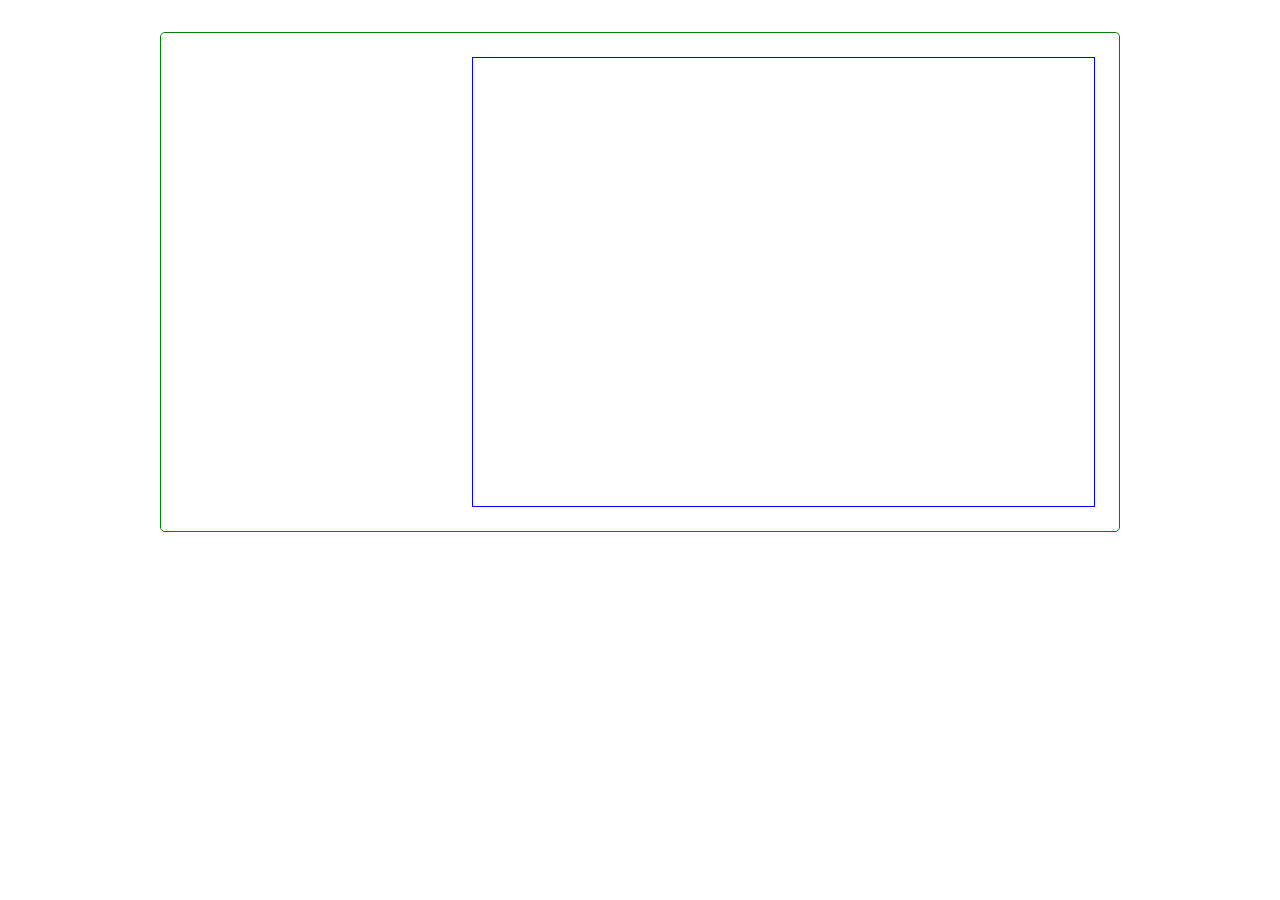
<file: cssAnimat/index.html>
<!DOCTYPE html>
<html lang="en">
<head>
    <meta charset="UTF-8">
    <meta name="viewport" content="width=device-width, initial-scale=1.0">
    <link rel="stylesheet" href="css/style.css">
    <title>CSS Animation</title>
</head>
<body>
    
    <div class="container">
        <div class="card-container">

            <div class="card-image-container"></div>

            <div class="card-info-container">
                <h1>Card Title</h1>
                <p>Card Quote</p>

                <ul class="card-actions">
                    <li>action 1</li>
                    <li>action 2</li>
                    <li>action 3</li>
                </ul>
    
            </div>
        </div>
        
        
    </div>
</body>
</html>
</file>
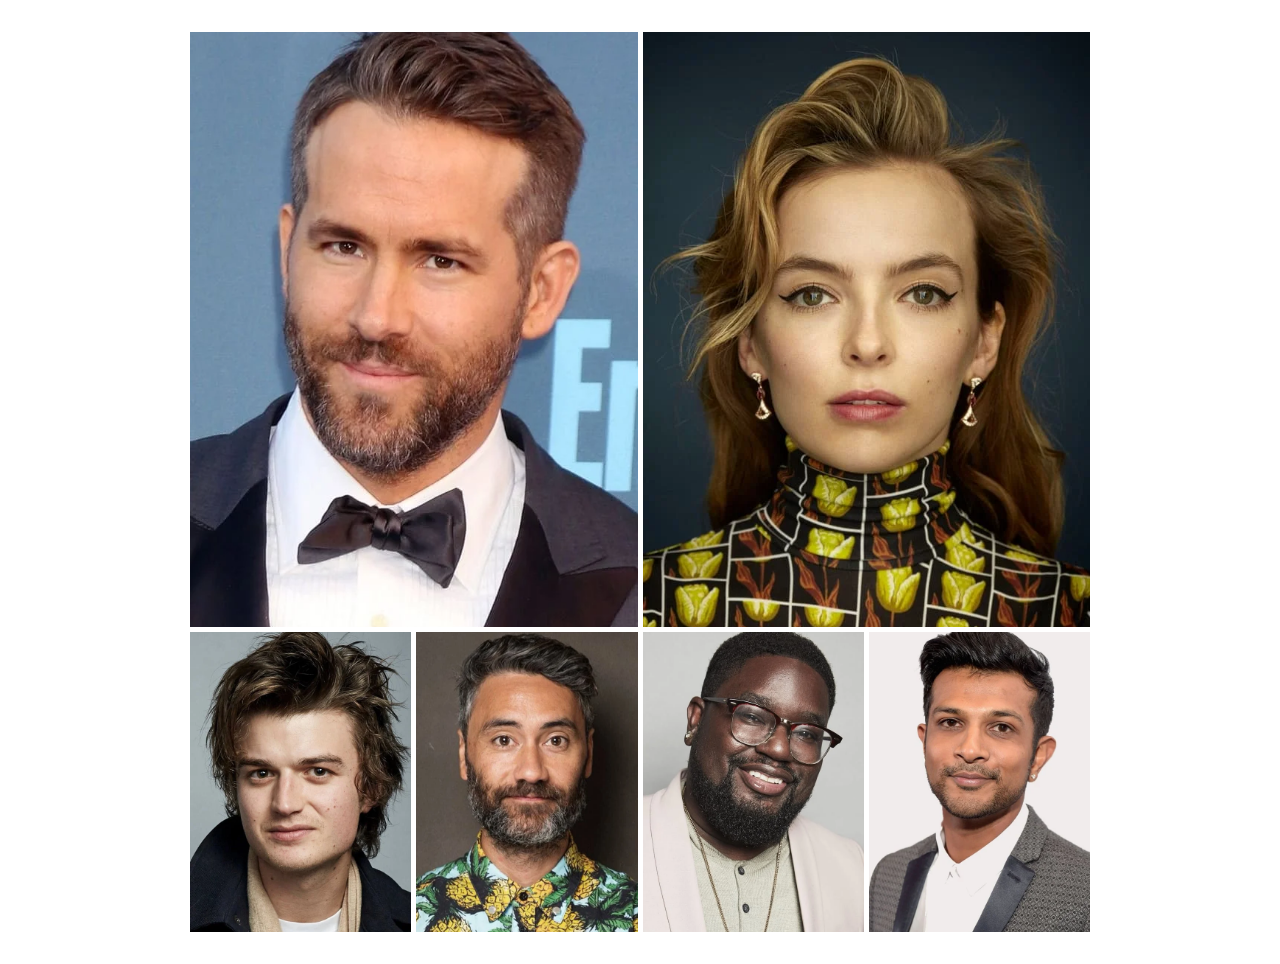
<file: actorsGallery.html>
<!DOCTYPE html>
<html lang="en">
<head>
    <meta charset="UTF-8">
    <meta http-equiv="X-UA-Compatible"content="IE=edge">
    <meta name="viewport" content="width=device-width, initial-scale=1.0">
    <link rel="stylesheet" href="css/gallery.css">
    <title>Free Guy Actors Gallery</title>
</head>
<body>
    
    <div class="container">

        <div class="ryan">
            <div class="img">
                <img src="images/Ryan.webp" alt="">
            </div>
        </div>

        <div class="jodie">
            <div class="img">
                <img src="images/Jodie.webp" alt="">
            </div>
        </div>

        <div class="joe">
            <div class="img">
                <img src="images/Joe.webp" alt="">
            </div>
        </div>

        <div class="taika">
            <div class="img">
                <img src="images/Taika.webp" alt="">
            </div>
        </div>

        <div class="lilrel">
            <div class="img">
                <img src="images/Lil Rel.webp" alt="">
            </div>
        </div>

        <div class="utkarsh">
            <div class="img">
                <img src="images/Utkarsh.webp" alt="">
            </div>
        </div>
    </div>
</body>
</html>
</file>
<file: cssAnimat/css/style.css>
* {
    margin: 0;
    padding: 0;
    box-sizing: border-box;
}

.container{
    height: 500px;
    width: 75%;
    border: 1px solid green;
    border-radius: 5px;
    margin: 2rem auto;

}

.card-container{
    height: 100%;
    display: flex;
    align-items: center;
    justify-content: center;
}

.card-image-container{
    position: relative;
    display: inline-block;
    height: 450px;
    width: 25%;
    border: 1px solid orange;
    border-radius: 5px;
    margin-right: 5%;
    left: -50rem;
    animation: slide-from-left 3.5s ease-in-out forwards;
    transition: all 1s;

}

@keyframes slide-from-left {
    80% {left: 1rem;}
    100% {left: 0;}
}

.card-image-container:hover {
    transform: scale(1.1);
    box-shadow: 8px 8px 8px -4px rgb(87, 84, 84);
}

.card-info-container {
    display: inline-block;
    width: 65%;
    height: 450px;
    border: 1px solid blue;
    overflow: hidden;
}

.card-info-container > * {
    margin: 2rem;
}

.card-actions {
    list-style: none;
}

.card-info-container p {
    font-style: italic;
}

.card-info-container h1 {
    transform: translateY(-500px);
    animation: slide-from-top 3.5s ease-in-out forwards;
}

@keyframes slide-from-top {
    80% {transform: translateY(20px);}
    100% {transform: translateY(0);}
}

.card-info-container > *:not(h1) {
    opacity: 0;
    animation: fade-in 3.5s ease-in-out forwards;
    animation-delay:1s;
}

@keyframes fade-in {
    100% {
        opacity: 1;
    }
}
</file>
<file: css/gallery.css>
* {
    margin: 0;
    padding: 0;
    box-sizing:border-box;
    /*border: 1px solid red;*/
}

.container {
    width: 900px;
    height: 900px;
    margin: 2rem auto;
    display: grid;
    grid-template-columns: repeat(4, 1fr);
    grid-template-rows: 595px 300px;
    gap: 5px;

}

.container > div {
    width: 100%;
    height: 100%;
}

.img {
    width: 100%;
    height: 100%;
}

.img img {
    width: 100%;
    height: 100%;
    object-fit: cover;

}
 
.ryan {
    grid-column: 1/3;
    grid-row: 1/2;
}

.jodie {
    grid-column: 3/5;
    grid-row: 1/2;
}

@media (max-width: 568px) {
    body {
        background-color: #000;
    }
    .container {
        width: auto;
        grid-template-columns: repeat(1, auto);
        grid-template-rows: repeat(6, 1fr);
        grid-template-areas: 
        "ryan"
        "jodie"
        "joe"
        "taika"
        "lilrel"
        "utkarsh"
        ;
    
    }

    .ryan {
        grid-area: ryan;
    }

    .jodie {
        grid-area: jodie;
    }

    .joe {
        grid-template-columns: joe;
    }

    .taika {
        grid-area: taika;
    }

    .lilrel {
        grid-area: lilrel;
    }

    .utkarsh {
        grid-area: utkarsh;
    }
}
</file>
